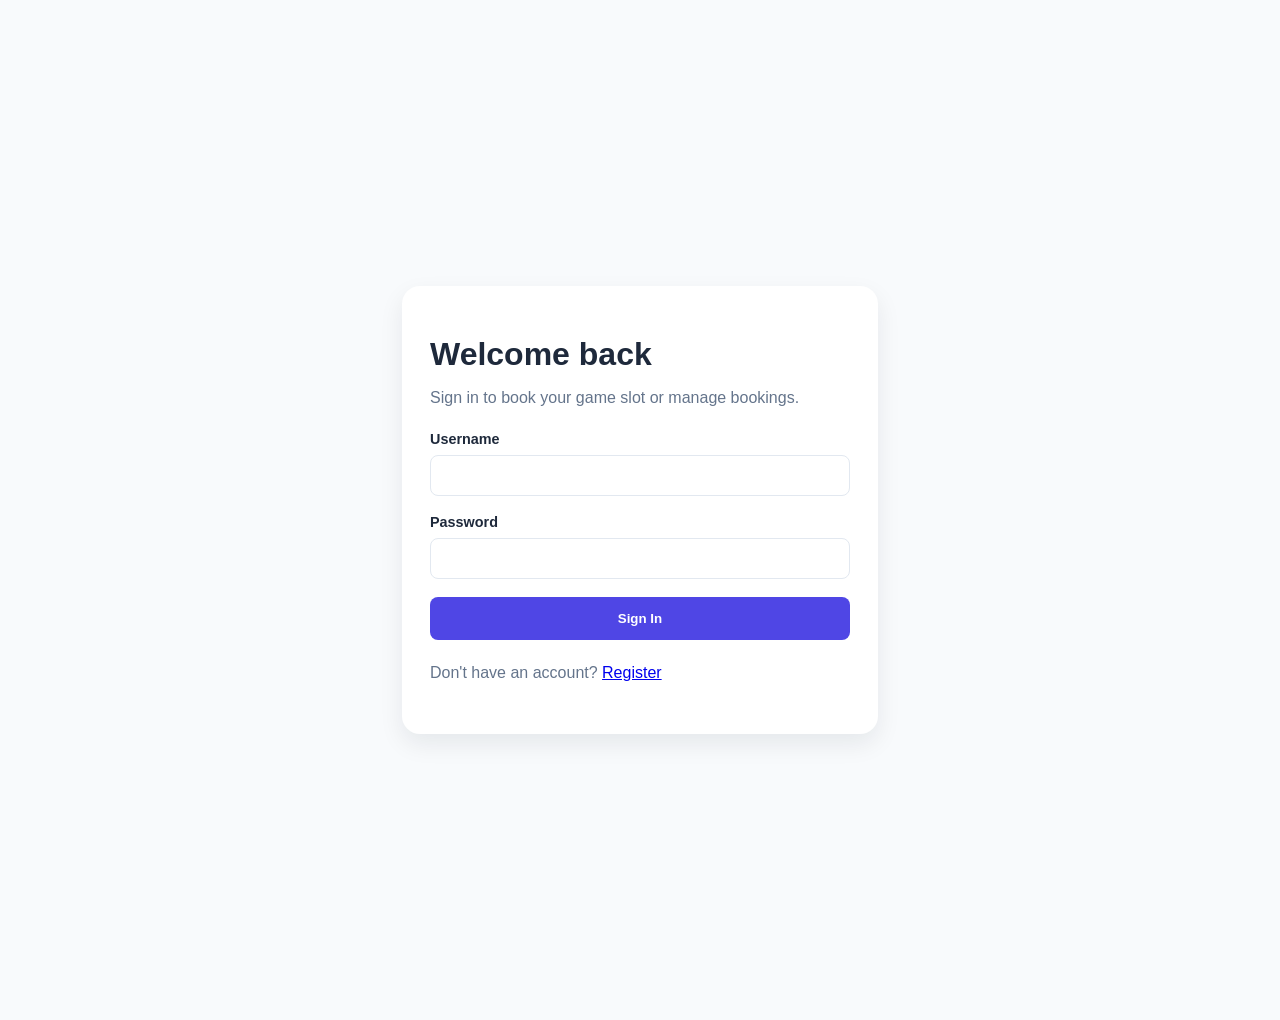
<file: src/main/resources/static/login.html>
<!DOCTYPE html>
<html lang="en">
<head>
    <meta charset="UTF-8">
    <meta name="viewport" content="width=device-width, initial-scale=1.0">
    <title>ProSlot Login</title>
    <link rel="stylesheet" href="styles.css">
</head>
<body>
<div class="auth-container">
    <div class="auth-card">
        <h1>Welcome back</h1>
        <p>Sign in to book your game slot or manage bookings.</p>
        <form action="/login" method="post">
            <div class="input-group">
                <label for="username">Username</label>
                <input id="username" name="username" type="text" required>
            </div>
            <div class="input-group">
                <label for="password">Password</label>
                <input id="password" name="password" type="password" required>
            </div>
            <button type="submit" class="btn-primary">Sign In</button>
            <p class="message" id="loginMessage"></p>
        </form>
        <p>Don't have an account? <a href="register.html">Register</a></p>
    </div>
</div>
<script>
    const loginMessage = document.getElementById('loginMessage');
    const params = new URLSearchParams(window.location.search);

    if (params.has('error')) {
        loginMessage.textContent = 'Login failed. Check username and password.';
        loginMessage.className = 'message message-error';
    }

    if (params.has('logout')) {
        loginMessage.textContent = 'You have logged out successfully.';
        loginMessage.className = 'message message-success';
    }

    if (params.has('registered')) {
        loginMessage.textContent = 'Registration complete. Please sign in.';
        loginMessage.className = 'message message-success';
    }
</script>
</body>
</html>
</file>
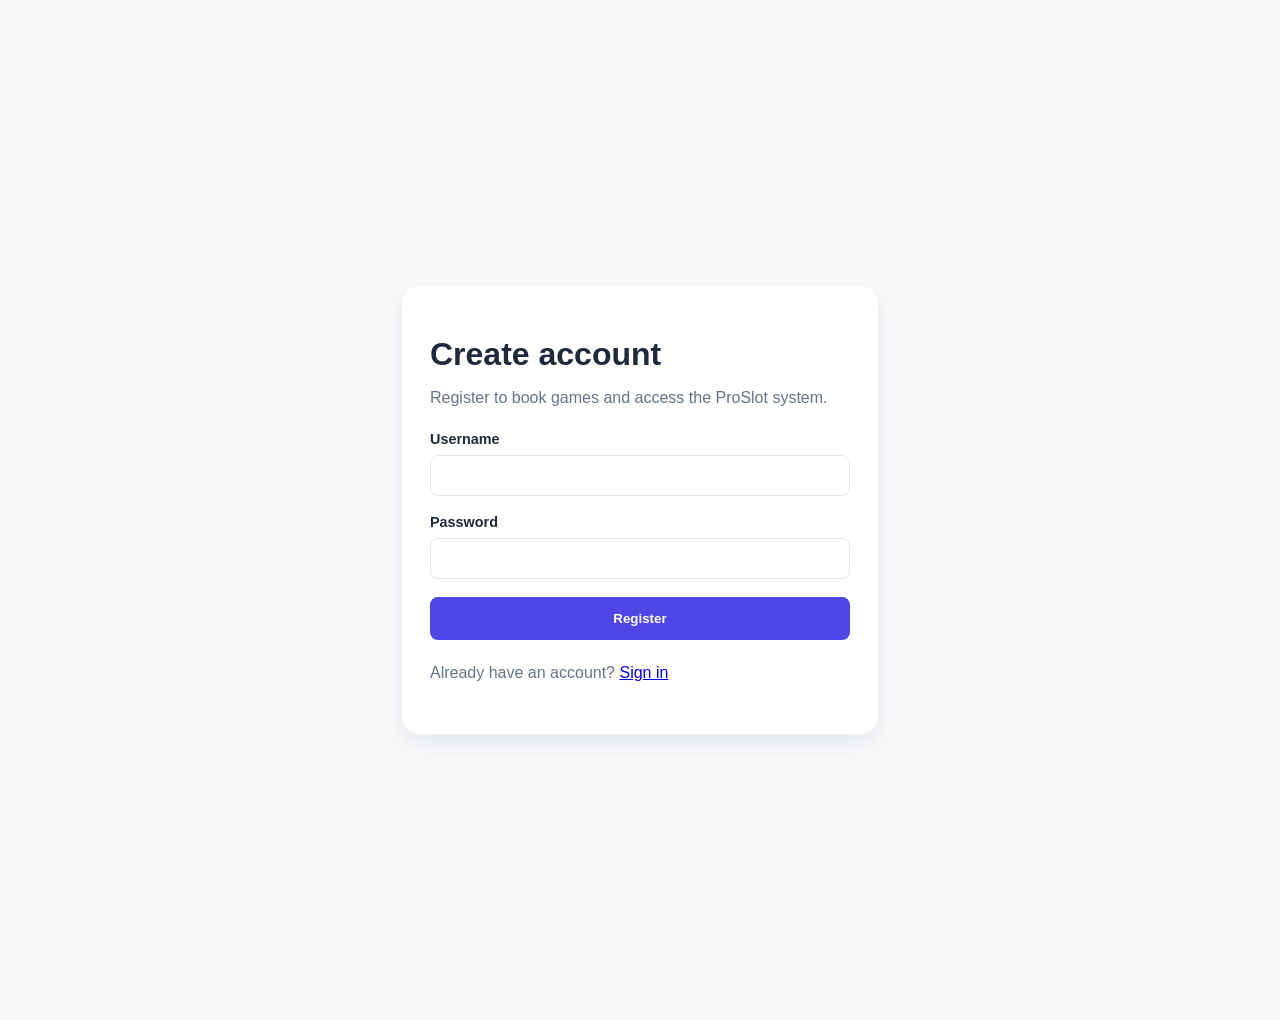
<file: src/main/resources/static/register.html>
<!DOCTYPE html>
<html lang="en">
<head>
    <meta charset="UTF-8">
    <meta name="viewport" content="width=device-width, initial-scale=1.0">
    <title>ProSlot Register</title>
    <link rel="stylesheet" href="styles.css">
</head>
<body>
<div class="auth-container">
    <div class="auth-card">
        <h1>Create account</h1>
        <p>Register to book games and access the ProSlot system.</p>
        <form id="registerForm">
            <div class="input-group">
                <label for="username">Username</label>
                <input id="username" name="username" type="text" required>
            </div>
            <div class="input-group">
                <label for="password">Password</label>
                <input id="password" name="password" type="password" required>
            </div>
            <button class="btn-primary" type="submit">Register</button>
            <p class="message" id="registerMessage"></p>
        </form>
        <p>Already have an account? <a href="login.html">Sign in</a></p>
    </div>
</div>
<script>
    const registerForm = document.getElementById('registerForm');
    const registerMessage = document.getElementById('registerMessage');

    registerForm.addEventListener('submit', async (event) => {
        event.preventDefault();
        registerMessage.textContent = '';

        const username = document.getElementById('username').value.trim();
        const password = document.getElementById('password').value.trim();

        if (!username || !password) {
            registerMessage.textContent = 'Please enter both username and password.';
            registerMessage.className = 'message message-error';
            return;
        }

        try {
            const response = await fetch('/api/auth/register', {
                method: 'POST',
                headers: {
                    'Content-Type': 'application/json'
                },
                body: JSON.stringify({ username, password })
            });

            const data = await response.json();

            if (!response.ok) {
                registerMessage.textContent = data || 'Registration failed.';
                registerMessage.className = 'message message-error';
                return;
            }

            window.location.href = '/login.html?registered';
        } catch (error) {
            registerMessage.textContent = 'Unable to register at this time.';
            registerMessage.className = 'message message-error';
        }
    });
</script>
</body>
</html>
</file>
<file: src/main/resources/static/styles.css>
:root {
    --primary: #4f46e5;
    --primary-hover: #4338ca;
    --success: #10b981;
    --bg-body: #f8fafc;
    --text-main: #1e293b;
    --card-bg: #ffffff;
}

body {
    font-family: 'Inter', sans-serif;
    background-color: var(--bg-body);
    color: var(--text-main);
    margin: 0;
    padding: 20px;
}

.app-container {
    max-width: 1100px;
    margin: 0 auto;
}

header {
    text-align: center;
    margin-bottom: 40px;
    display: flex;
    align-items: center;
    justify-content: space-between;
    gap: 20px;
    flex-wrap: wrap;
}

.header-actions {
    display: flex;
    align-items: center;
    gap: 12px;
}

.header-actions a {
    color: white;
    background: var(--primary);
    text-decoration: none;
    padding: 10px 16px;
    border-radius: 10px;
    font-weight: 600;
}

header h1 {
    font-size: 2.5rem;
    margin-bottom: 5px;
    color: var(--primary);
}

.auth-container {
    min-height: 100vh;
    display: flex;
    align-items: center;
    justify-content: center;
    padding: 40px 20px;
    background-color: var(--bg-body);
}

.auth-card {
    width: 100%;
    max-width: 420px;
    background: var(--card-bg);
    padding: 28px;
    border-radius: 18px;
    box-shadow: 0 10px 25px rgba(15, 23, 42, 0.08);
}

.auth-card h1 {
    margin-bottom: 12px;
}

.auth-card p {
    color: #64748b;
    margin-bottom: 24px;
}

.auth-card form .input-group {
    margin-bottom: 18px;
}

.auth-card .message {
    margin-top: 12px;
}

.dashboard {
    display: grid;
    grid-template-columns: 1fr 2fr; /* Sidebar for form, wide area for cards */
    gap: 30px;
}

/* Form Styling */
.card {
    background: var(--card-bg);
    padding: 25px;
    border-radius: 16px;
    box-shadow: 0 4px 6px -1px rgba(0, 0, 0, 0.1), 0 2px 4px -1px rgba(0, 0, 0, 0.06);
}

.input-group {
    margin-bottom: 20px;
}

label {
    display: block;
    font-weight: 600;
    margin-bottom: 8px;
    font-size: 0.9rem;
}

input, select {
    width: 100%;
    padding: 12px;
    border: 1px solid #e2e8f0;
    border-radius: 8px;
    box-sizing: border-box;
    transition: border-color 0.2s;
}

input:focus, select:focus {
    outline: none;
    border-color: var(--primary);
    box-shadow: 0 0 0 3px rgba(79, 70, 229, 0.1);
}

.btn-primary {
    width: 100%;
    padding: 14px;
    background: var(--primary);
    color: white;
    border: none;
    border-radius: 8px;
    font-weight: 600;
    cursor: pointer;
    transition: transform 0.1s, background 0.2s;
}

.btn-primary:hover {
    background: var(--primary-hover);
    transform: translateY(-1px);
}

.btn-primary:active {
    transform: translateY(0);
}

/* Booking Cards Grid */
.bookings-grid {
    display: grid;
    grid-template-columns: repeat(auto-fill, minmax(250px, 1fr));
    gap: 15px;
}

.booking-card {
    background: white;
    border-left: 5px solid var(--success);
    padding: 20px;
    border-radius: 12px;
    box-shadow: 0 2px 4px rgba(0,0,0,0.05);
    transition: hover 0.3s;
}

.booking-card:hover {
    box-shadow: 0 10px 15px -3px rgba(0,0,0,0.1);
}

.booking-card h3 {
    margin: 0 0 10px 0;
    color: var(--primary);
}

.booking-card p {
    margin: 5px 0;
    font-size: 0.9rem;
    color: #64748b;
}

/* Responsive adjustments */
@media (max-width: 768px) {
    .dashboard {
        grid-template-columns: 1fr;
    }
}

/* Simple Animation */
.animate-in {
    animation: slideIn 0.3s ease-out;
}

@keyframes slideIn {
    from { opacity: 0; transform: translateY(10px); }
    to { opacity: 1; transform: translateY(0); }
}
.message {
    margin: 0 0 1rem 0;
    font-size: 0.95rem;
    color: #334155;
}

.message-success {
    color: #0f766e;
}

.message-warning {
    color: #92400e;
}

.message-error {
    color: #b91c1c;
}
</file>
